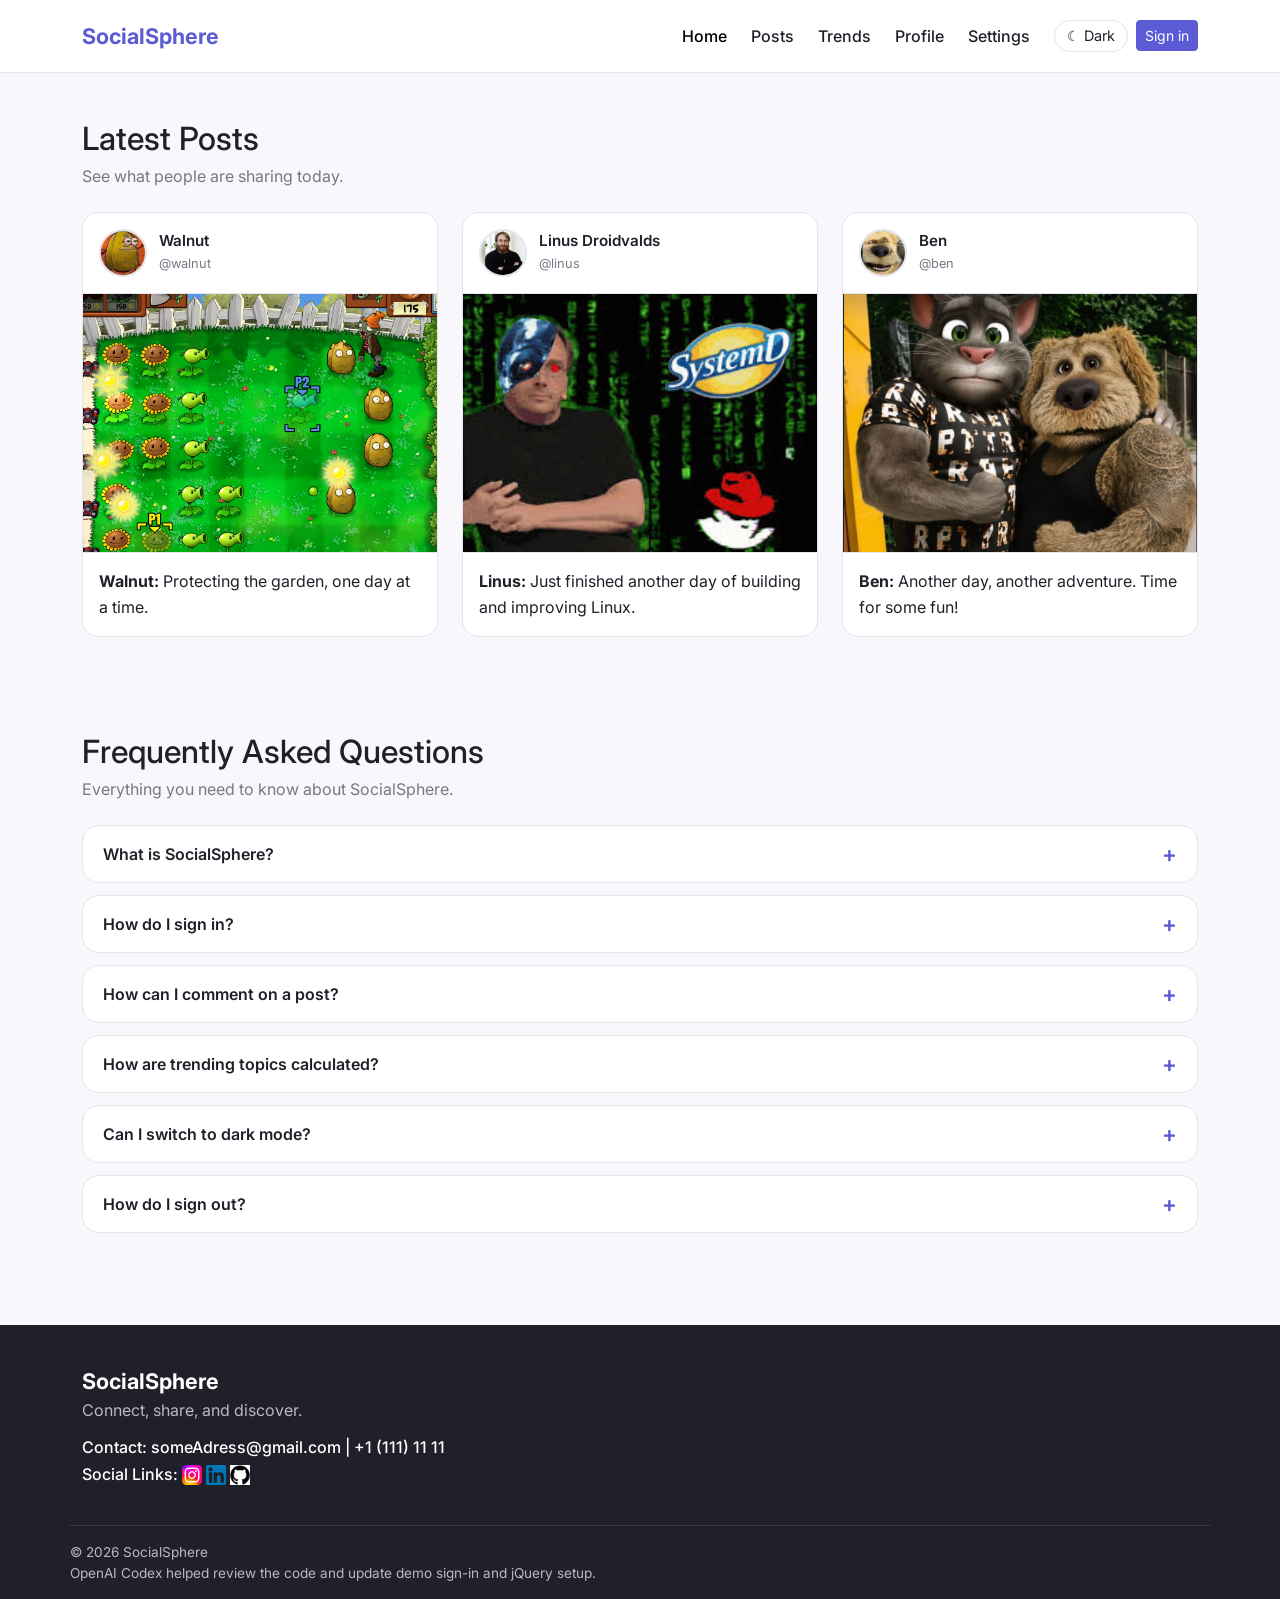
<file: index.html>
<!DOCTYPE html>
<html lang="en">

<head>
    <meta charset="UTF-8">
    <meta name="viewport" content="width=device-width, initial-scale=1.0">
    <title>SocialSphere | Home</title>
    <link href="https://cdn.jsdelivr.net/npm/bootstrap@5.3.3/dist/css/bootstrap.min.css" rel="stylesheet">
    <link rel="stylesheet" href="css/style.css">
    <link href="https://fonts.googleapis.com/css2?family=Inter:wght@400;500;600;700&display=swap" rel="stylesheet">

    <script src="js/theme.js"></script>
</head>

<body>

<header class="site-header">
    <nav class="navbar navbar-expand-lg">
        <div class="container">

            <a class="navbar-brand logo" href="index.html">
                SocialSphere
            </a>

            <button class="navbar-toggler" type="button" data-bs-toggle="collapse" data-bs-target="#navbarMenu">
                <span class="navbar-toggler-icon"></span>
            </button>

            <div class="collapse navbar-collapse" id="navbarMenu">
                <ul class="navbar-nav ms-auto">
                    <li class="nav-item">
                        <a class="nav-link active" href="index.html">Home</a>
                    </li>
                    <li class="nav-item">
                        <a class="nav-link" href="posts.html">Posts</a>
                    </li>
                    <li class="nav-item">
                        <a class="nav-link" href="trends.html">Trends</a>
                    </li>
                    <li class="nav-item">
                        <a class="nav-link" href="profile.html">Profile</a>
                    </li>
                    <li class="nav-item">
                        <a class="nav-link" href="settings.html">Settings</a>
                    </li>
                </ul>
            </div>

        </div>
    </nav>
</header>

<main>

    <section class="posts-section py-5">
        <div class="container">

            <div id="welcomeBanner" class="welcome-banner" hidden></div>

            <div class="section-heading mb-4">
                <h2>Latest Posts</h2>
                <p>See what people are sharing today.</p>
            </div>

            <div class="posts-grid">

                <article class="post-card">

                    <div class="post-author">
                        <img src="images/avatars/walnut.jpg" alt="Walnut avatar">

                        <div>
                            <h3>Walnut</h3>
                            <span>@walnut</span>
                        </div>
                    </div>

                    <img
                        class="post-image"
                        src="images/posts/post1.jpg"
                        alt="Mountain landscape"
                        loading="lazy"
                    >

                    <div class="post-body">

                        

                        <p>
                            <strong>Walnut:</strong>
                            Protecting the garden, one day at a time.
                        </p>

                    </div>

                </article>

                <article class="post-card">

                    <div class="post-author">
                        <img src="images/avatars/linus.jpg" alt="Linus Droidvalds avatar">

                        <div>
                            <h3>Linus Droidvalds</h3>
                            <span>@linus</span>
                        </div>
                    </div>

                    <img
                        class="post-image"
                        src="images/posts/post2.jpg"
                        alt="Friends spending time together"
                        loading="lazy"
                    >

                    <div class="post-body">

                     

                        <p>
                            <strong>Linus:</strong>
                            Just finished another day of building and improving Linux.
                        </p>

                    </div>

                </article>

                <article class="post-card">

                    <div class="post-author">
                        <img src="images/avatars/ben.jpg" alt="Ben avatar">

                        <div>
                            <h3>Ben</h3>
                            <span>@ben</span>
                        </div>
                    </div>

                    <img
                        class="post-image"
                        src="images/posts/post3.jpg"
                        alt="Forest landscape"
                        loading="lazy"
                    >

                    <div class="post-body">

                       

                        <p>
                            <strong>Ben:</strong>
                            Another day, another adventure. Time for some fun!
                        </p>

                    </div>

                </article>

            </div>

        </div>
    </section>

    <section class="py-5">
        <div class="container">

            <div class="section-heading mb-4">
                <h2>Frequently Asked Questions</h2>
                <p>Everything you need to know about SocialSphere.</p>
            </div>

            <div id="faq">
                <div class="faq-item">
                    <button type="button" class="faq-question"><span>What is SocialSphere?</span><span class="faq-icon">+</span></button>
                    <div class="faq-answer">SocialSphere is a social media platform for sharing moments, exploring trends and connecting with friends.</div>
                </div>
                <div class="faq-item">
                    <button type="button" class="faq-question"><span>How do I sign in?</span><span class="faq-icon">+</span></button>
                    <div class="faq-answer">Open the Sign in page and use the displayed demo credentials. Your session is saved in this browser.</div>
                </div>
                <div class="faq-item">
                    <button type="button" class="faq-question"><span>How can I comment on a post?</span><span class="faq-icon">+</span></button>
                    <div class="faq-answer">Sign in, open the Posts page, and press Enter after writing your comment.</div>
                </div>
                <div class="faq-item">
                    <button type="button" class="faq-question"><span>How are trending topics calculated?</span><span class="faq-icon">+</span></button>
                    <div class="faq-answer">The rankings table shows sample post counts and engagement rates for each hashtag.</div>
                </div>
                <div class="faq-item">
                    <button type="button" class="faq-question"><span>Can I switch to dark mode?</span><span class="faq-icon">+</span></button>
                    <div class="faq-answer">Yes. Use the theme button in the navigation bar; your choice is remembered between visits.</div>
                </div>
                <div class="faq-item">
                    <button type="button" class="faq-question"><span>How do I sign out?</span><span class="faq-icon">+</span></button>
                    <div class="faq-answer">Click the Sign out button in the navigation bar and your saved login state will be cleared.</div>
                </div>
            </div>

        </div>
    </section>

</main>

<footer class="site-footer">

    <div class="container footer-content">

      <div>

        <a class="logo footer-logo" href="index.html">
          SocialSphere
        </a>

        <p>
          Connect, share, and discover.
        </p>

        <h6>Contact: someAdress@gmail.com | +1 (111) 11 11</h6>
        <h6>Social Links: 
            <a href="https://www.instagram.com/"><img src="images/footer/image.png"></a>
            <a href="https://ru.linkedin.com/"><img src="images/footer/linkedin-svgrepo-com.svg"></a>
            <a href="https://github.com/anommanager/social-network-frontend"><img src="images/footer/images.png"></a>
        </h6>
        
      </div>



    </div>

    <div class="container copyright">

      <p>
       &copy; 2026 SocialSphere
      </p>
      <p>OpenAI Codex helped review the code and update demo sign-in and jQuery setup.</p>

    </div>

  </footer>

<script src="js/jquery-3.7.1.min.js"></script>
<script src="https://cdn.jsdelivr.net/npm/bootstrap@5.3.3/dist/js/bootstrap.bundle.min.js"></script>

<script src="js/script.js"></script>

</body>
</html>
</file>
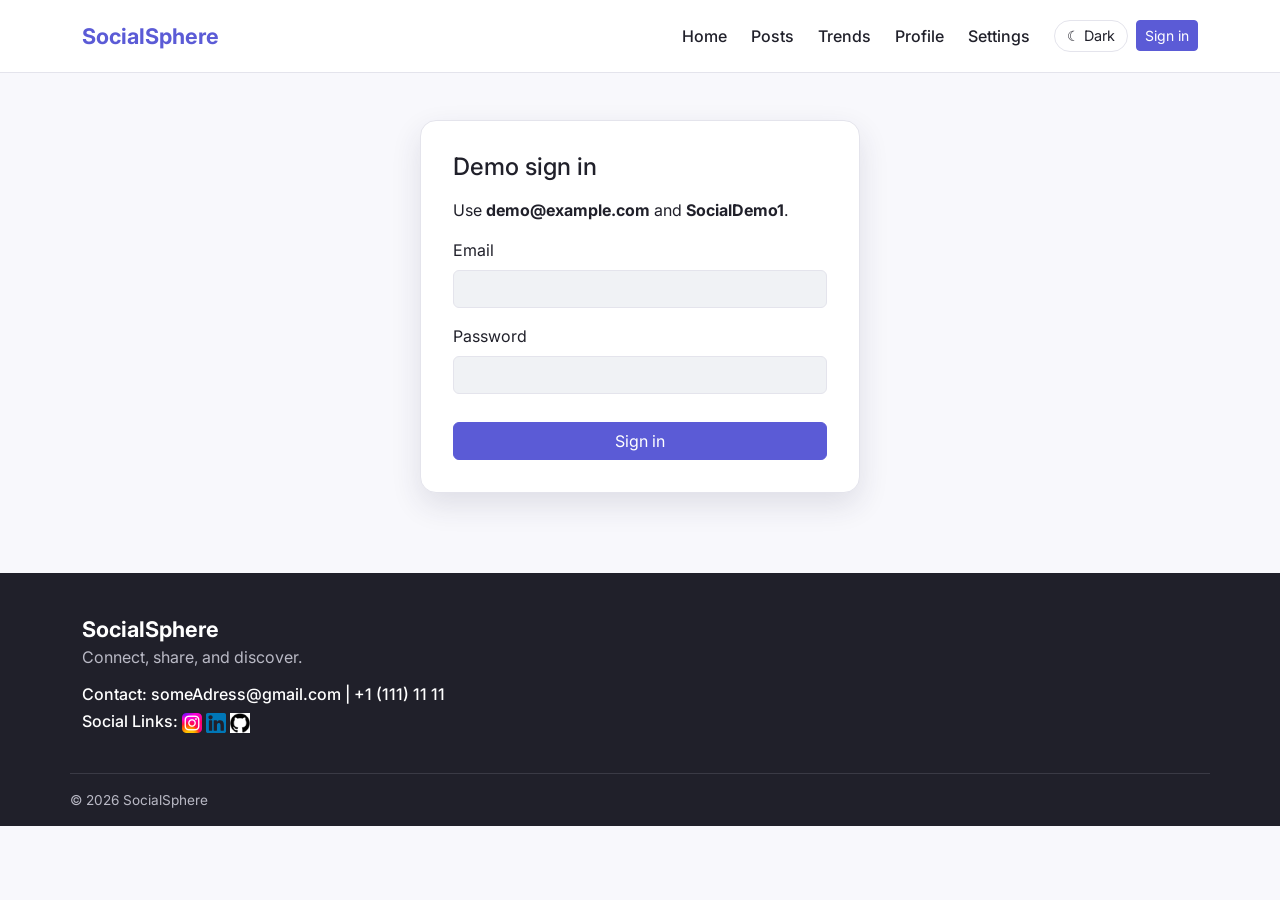
<file: login.html>
<!DOCTYPE html>
<html lang="en">

<head>
    <meta charset="UTF-8">
    <meta name="viewport" content="width=device-width, initial-scale=1.0">
    <title>SocialSphere | Sign in</title>
    <link href="https://cdn.jsdelivr.net/npm/bootstrap@5.3.3/dist/css/bootstrap.min.css" rel="stylesheet">
    <link rel="stylesheet" href="css/style.css">
    <link href="https://fonts.googleapis.com/css2?family=Inter:wght@400;500;600;700&display=swap" rel="stylesheet">

    <script src="js/theme.js"></script>
</head>

<body>

<header class="site-header">
    <nav class="navbar navbar-expand-lg">
        <div class="container">

            <a class="navbar-brand logo" href="index.html">
                SocialSphere
            </a>

            <button class="navbar-toggler" type="button" data-bs-toggle="collapse" data-bs-target="#navbarMenu">
                <span class="navbar-toggler-icon"></span>
            </button>

            <div class="collapse navbar-collapse" id="navbarMenu">
                <ul class="navbar-nav ms-auto">
                    <li class="nav-item">
                        <a class="nav-link" href="index.html">Home</a>
                    </li>
                    <li class="nav-item">
                        <a class="nav-link" href="posts.html">Posts</a>
                    </li>
                    <li class="nav-item">
                        <a class="nav-link" href="trends.html">Trends</a>
                    </li>
                    <li class="nav-item">
                        <a class="nav-link" href="profile.html">Profile</a>
                    </li>
                    <li class="nav-item">
                        <a class="nav-link" href="settings.html">Settings</a>
                    </li>
                </ul>
            </div>

        </div>
    </nav>
</header>

<main>

    <section class="py-5">
        <div class="container">

            <div class="auth-card" id="authCard">

                <div id="authForms">

                    <h1 class="h4 mb-3">Demo sign in</h1>
                    <p>Use <strong>demo@example.com</strong> and <strong>SocialDemo1</strong>.</p>

                    <form id="loginForm" novalidate>
                        <div class="mb-3">
                            <label for="loginEmail" class="form-label">Email</label>
                            <input type="email" id="loginEmail" class="form-control" autocomplete="off">
                            <div class="invalid-feedback" id="loginEmailError"></div>
                        </div>

                        <div class="mb-3">
                            <label for="loginPassword" class="form-label">Password</label>
                            <input type="password" id="loginPassword" class="form-control" autocomplete="off">
                            <div class="invalid-feedback" id="loginPasswordError"></div>
                        </div>

                        <div id="loginMessage"></div>
                        <button type="submit" class="btn btn-primary w-100">Sign in</button>
                    </form>

                </div>

                <div id="signedInPanel" hidden>
                    <h2 class="mb-3">You are signed in</h2>
                    <p>Signed in as <strong id="signedInName"></strong>.</p>
                    <button type="button" class="btn signout-btn">Sign out</button>
                </div>

            </div>

        </div>
    </section>

</main>

<footer class="site-footer">

    <div class="container footer-content">

      <div>

        <a class="logo footer-logo" href="index.html">
          SocialSphere
        </a>

        <p>
          Connect, share, and discover.
        </p>

        <h6>Contact: someAdress@gmail.com | +1 (111) 11 11</h6>
        <h6>Social Links: 
            <a href="https://www.instagram.com/"><img src="images/footer/image.png"></a>
            <a href="https://ru.linkedin.com/"><img src="images/footer/linkedin-svgrepo-com.svg"></a>
            <a href="https://github.com/anommanager/social-network-frontend"><img src="images/footer/images.png"></a>
        </h6>
        
      </div>



    </div>

    <div class="container copyright">

      <p>
       &copy; 2026 SocialSphere
      </p>

    </div>

  </footer>

<script src="js/jquery-3.7.1.min.js"></script>
<script src="https://cdn.jsdelivr.net/npm/bootstrap@5.3.3/dist/js/bootstrap.bundle.min.js"></script>

<script src="js/script.js"></script>

</body>
</html>
</file>
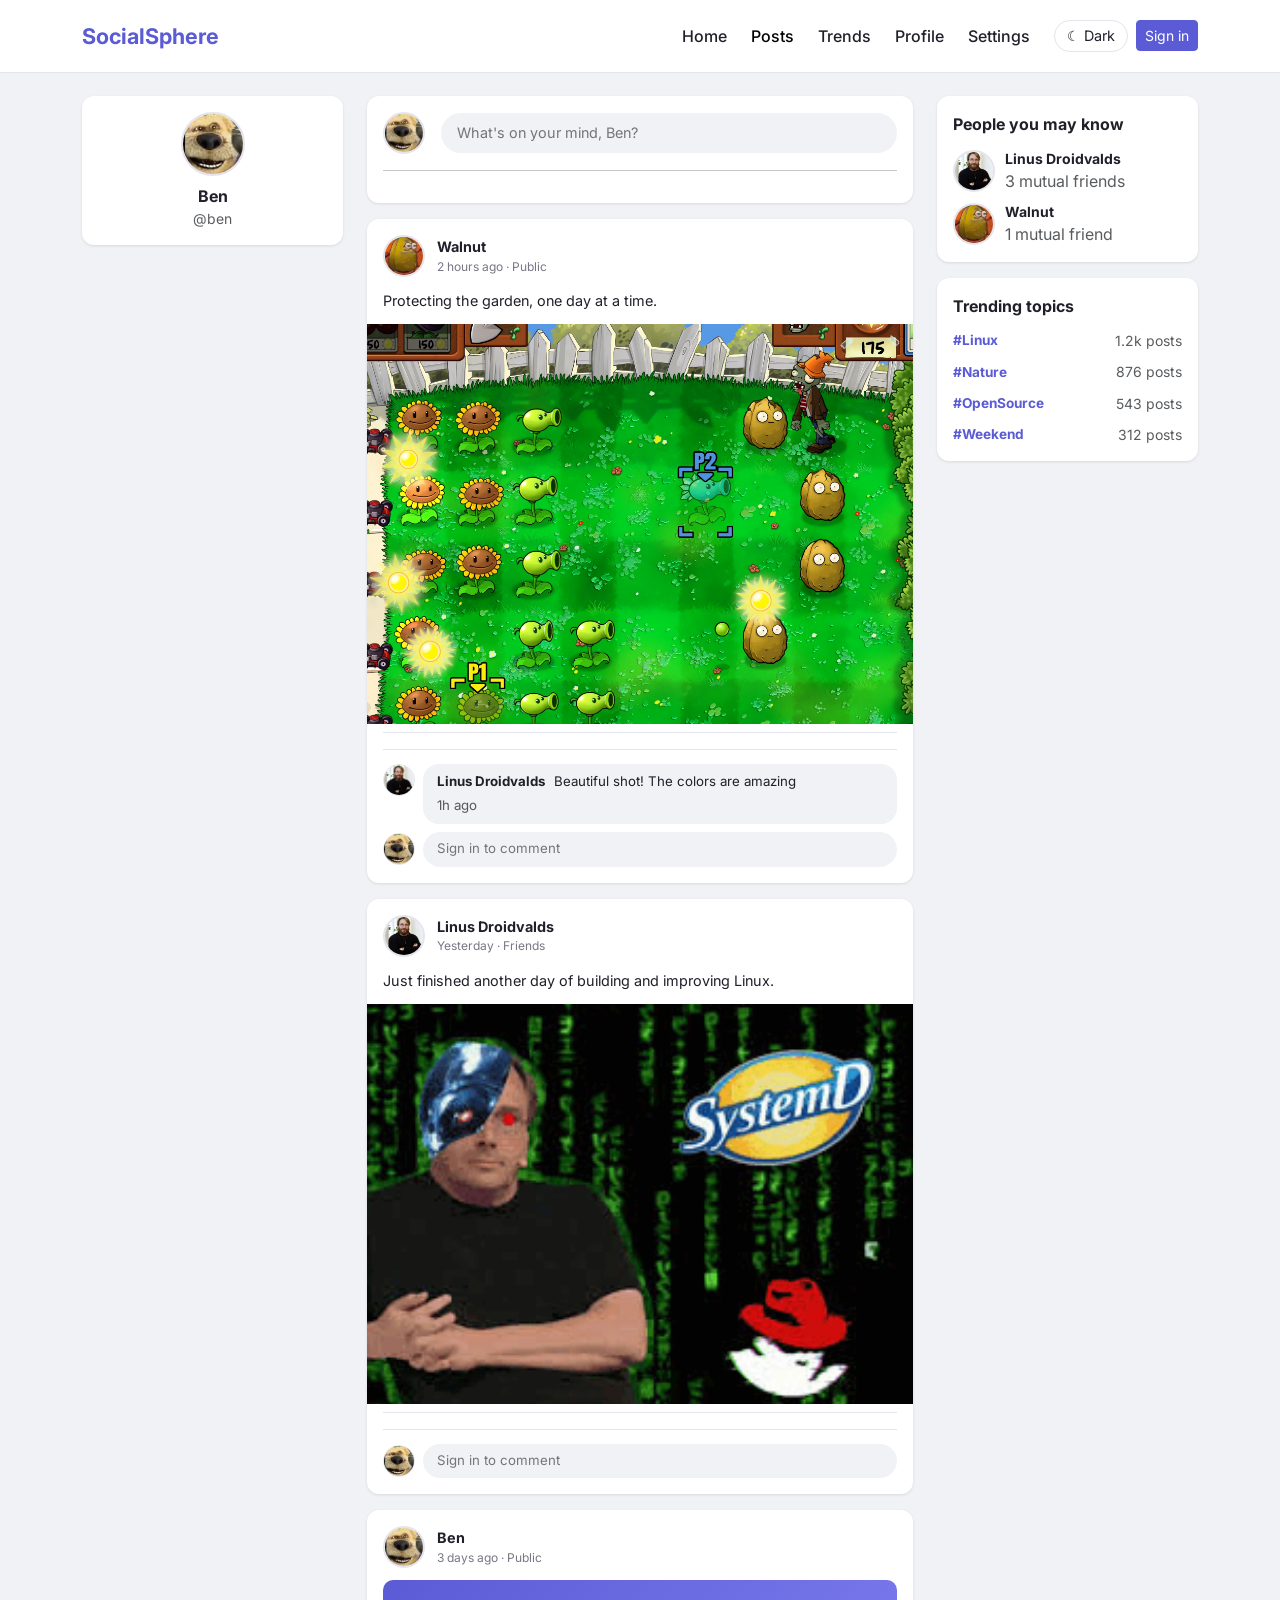
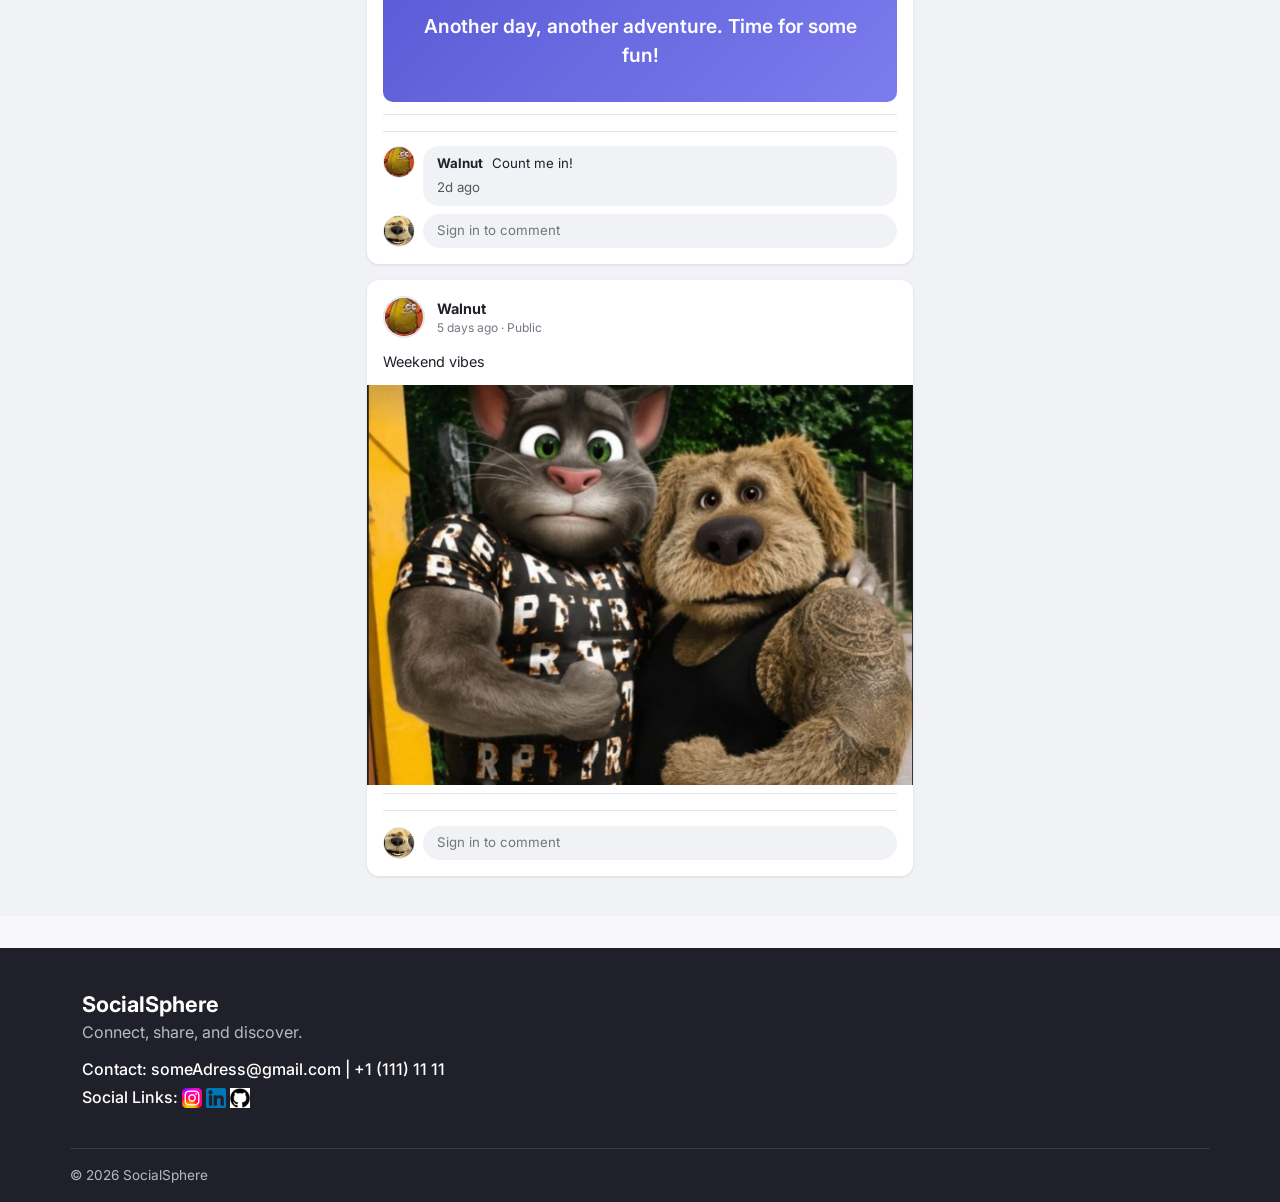
<file: posts.html>
<!DOCTYPE html>
<html lang="en">

<head>
    <meta charset="UTF-8">
    <meta name="viewport" content="width=device-width, initial-scale=1.0">
    <title>SocialSphere | Posts</title>
    <link href="https://cdn.jsdelivr.net/npm/bootstrap@5.3.3/dist/css/bootstrap.min.css" rel="stylesheet">
    <link rel="stylesheet" href="css/style.css">
    <link rel="stylesheet" href="css/posts.css">
    <link href="https://fonts.googleapis.com/css2?family=Inter:wght@400;500;600;700&display=swap" rel="stylesheet">

    <script src="js/theme.js"></script>
</head>

<body>

<header class="site-header">
    <nav class="navbar navbar-expand-lg">
        <div class="container">
            <a class="navbar-brand logo" href="index.html">SocialSphere</a>

            <button class="navbar-toggler" type="button" data-bs-toggle="collapse" data-bs-target="#navbarMenu">
                <span class="navbar-toggler-icon"></span>
            </button>

            <div class="collapse navbar-collapse" id="navbarMenu">
                <ul class="navbar-nav ms-auto">
                <li class="nav-item">
                    <a class="nav-link" href="index.html">Home</a>
                </li>
                <li class="nav-item">
                    <a class="nav-link active" href="posts.html">Posts</a>
                </li>
                <li class="nav-item">
                    <a class="nav-link" href="trends.html">Trends</a>
                </li>
                <li class="nav-item">
                    <a class="nav-link" href="profile.html">Profile</a>
                </li>
                <li class="nav-item">
                    <a class="nav-link" href="settings.html">Settings</a>
                </li>
                </ul>
            </div>
        </div>
    </nav>
</header>

<main class="posts-page">
    <div class="container py-4">
        <div class="row g-4">

            <div class="col-lg-3 d-none d-lg-block">
                <div class="sidebar-card">
                    <div class="user-profile-mini">
                        <img src="images/avatars/ben.jpg" alt="Ben" class="avatar-lg">

                        <div class="mt-2">
                            <div class="fw-bold">Ben</div>
                            <div class="text-muted small">@ben</div>
                        </div>
                    </div>
                </div>
            </div>

            <div class="col-lg-6 col-md-8 mx-auto mx-lg-0">

                <div class="feed-card compose-card mb-3">
                    <div class="d-flex align-items-center gap-3">
                        <img src="images/avatars/ben.jpg" alt="Ben" class="avatar-sm">
                        <input type="text" class="compose-input" placeholder="What's on your mind, Ben?">
                    </div>

                    <hr class="my-3">
                </div>

                <article class="feed-card mb-3">
                    <div class="post-header">
                        <img src="images/avatars/walnut.jpg" alt="Walnut" class="avatar-sm">

                        <div>
                            <div class="post-author-name">Walnut</div>
                            <div class="post-meta">2 hours ago · Public</div>
                        </div>
                    </div>

                    <p class="post-text">Protecting the garden, one day at a time.</p>

                    <img src="images/posts/post1.jpg" alt="Mountain landscape" class="post-img">

                    <div class="post-divider"></div>

                    <div class="post-actions-bar"></div>

                    <div class="post-divider"></div>

                    <div class="comment-section">
                        <div class="comment">
                            <img src="images/avatars/linus.jpg" alt="Linus Droidvalds" class="avatar-xs">

                            <div class="comment-bubble">
                                <span class="comment-author">Linus Droidvalds</span>
                                <span>Beautiful shot! The colors are amazing</span>

                                <div class="comment-actions">
                                    <span class="text-muted">1h ago</span>
                                </div>
                            </div>
                        </div>

                        <div class="d-flex align-items-center gap-2 mt-2">
                            <img src="images/avatars/ben.jpg" alt="Ben" class="avatar-xs">
                            <input type="text" class="comment-input" placeholder="Write a comment...">
                        </div>
                    </div>
                </article>

                <article class="feed-card mb-3">
                    <div class="post-header">
                        <img src="images/avatars/linus.jpg" alt="Linus Droidvalds" class="avatar-sm">

                        <div>
                            <div class="post-author-name">Linus Droidvalds</div>
                            <div class="post-meta">Yesterday · Friends</div>
                        </div>
                    </div>

                    <p class="post-text">Just finished another day of building and improving Linux.</p>

                    <img src="images/posts/post2.jpg" alt="Friends together" class="post-img">

                    <div class="post-divider"></div>

                    <div class="post-actions-bar"></div>

                    <div class="post-divider"></div>

                    <div class="comment-section">
                        <div class="d-flex align-items-center gap-2">
                            <img src="images/avatars/ben.jpg" alt="Ben" class="avatar-xs">
                            <input type="text" class="comment-input" placeholder="Write a comment...">
                        </div>
                    </div>
                </article>

                <article class="feed-card mb-3">
                    <div class="post-header">
                        <img src="images/avatars/ben.jpg" alt="Ben" class="avatar-sm">

                        <div>
                            <div class="post-author-name">Ben</div>
                            <div class="post-meta">3 days ago · Public</div>
                        </div>
                    </div>

                    <div class="text-post-bg">
                        <p class="text-post-content">
                            Another day, another adventure. Time for some fun!
                        </p>
                    </div>

                    <div class="post-divider"></div>

                    <div class="post-actions-bar"></div>

                    <div class="post-divider"></div>

                    <div class="comment-section">
                        <div class="comment">
                            <img src="images/avatars/walnut.jpg" alt="Walnut" class="avatar-xs">

                            <div class="comment-bubble">
                                <span class="comment-author">Walnut</span>
                                <span>Count me in!</span>

                                <div class="comment-actions">
                                    <span class="text-muted">2d ago</span>
                                </div>
                            </div>
                        </div>

                        <div class="d-flex align-items-center gap-2 mt-2">
                            <img src="images/avatars/ben.jpg" alt="Ben" class="avatar-xs">
                            <input type="text" class="comment-input" placeholder="Write a comment...">
                        </div>
                    </div>
                </article>

                <article class="feed-card mb-3">
                    <div class="post-header">
                        <img src="images/avatars/walnut.jpg" alt="Walnut" class="avatar-sm">

                        <div>
                            <div class="post-author-name">Walnut</div>
                            <div class="post-meta">5 days ago · Public</div>
                        </div>
                    </div>

                    <p class="post-text">Weekend vibes</p>

                    <img src="images/posts/post3.jpg" alt="Forest" class="post-img">

                    <div class="post-divider"></div>

                    <div class="post-actions-bar"></div>

                    <div class="post-divider"></div>

                    <div class="comment-section">
                        <div class="d-flex align-items-center gap-2">
                            <img src="images/avatars/ben.jpg" alt="Ben" class="avatar-xs">
                            <input type="text" class="comment-input" placeholder="Write a comment...">
                        </div>
                    </div>
                </article>

            </div>

            <div class="col-lg-3 d-none d-lg-block">

                <div class="sidebar-card mb-3">
                    <div class="sidebar-title">People you may know</div>

                    <div class="friend-suggestion">
                        <img src="images/avatars/linus.jpg" alt="Linus Droidvalds" class="avatar-sm">

                        <div>
                            <div class="fw-bold small">Linus Droidvalds</div>
                            <div class="text-muted mutual-friends">3 mutual friends</div>
                        </div>
                    </div>

                    <div class="friend-suggestion mt-2">
                        <img src="images/avatars/walnut.jpg" alt="Walnut" class="avatar-sm">

                        <div>
                            <div class="fw-bold small">Walnut</div>
                            <div class="text-muted mutual-friends">1 mutual friend</div>
                        </div>
                    </div>
                </div>

                <div class="sidebar-card">
                    <div class="sidebar-title">Trending topics</div>

                    <ul class="trending-list">
                        <li>
                            <span class="trend-tag">#Linux</span>
                            <span class="text-muted small">1.2k posts</span>
                        </li>
                        <li>
                            <span class="trend-tag">#Nature</span>
                            <span class="text-muted small">876 posts</span>
                        </li>
                        <li>
                            <span class="trend-tag">#OpenSource</span>
                            <span class="text-muted small">543 posts</span>
                        </li>
                        <li>
                            <span class="trend-tag">#Weekend</span>
                            <span class="text-muted small">312 posts</span>
                        </li>
                    </ul>
                </div>

            </div>

        </div>
    </div>
</main>

<footer class="site-footer">

    <div class="container footer-content">

      <div>

        <a class="logo footer-logo" href="index.html">
          SocialSphere
        </a>

        <p>
          Connect, share, and discover.
        </p>

        <h6>Contact: someAdress@gmail.com | +1 (111) 11 11</h6>
        <h6>Social Links: 
            <a href="https://www.instagram.com/"><img src="images/footer/image.png"></a>
            <a href="https://ru.linkedin.com/"><img src="images/footer/linkedin-svgrepo-com.svg"></a>
            <a href="https://github.com/anommanager/social-network-frontend"><img src="images/footer/images.png"></a>
        </h6>
        
      </div>



    </div>

    <div class="container copyright">

      <p>
       &copy; 2026 SocialSphere
      </p>

    </div>

  </footer>

<script src="js/jquery-3.7.1.min.js"></script>
<script src="https://cdn.jsdelivr.net/npm/bootstrap@5.3.3/dist/js/bootstrap.bundle.min.js"></script>

<script src="js/script.js"></script>

</body>
</html>
</file>
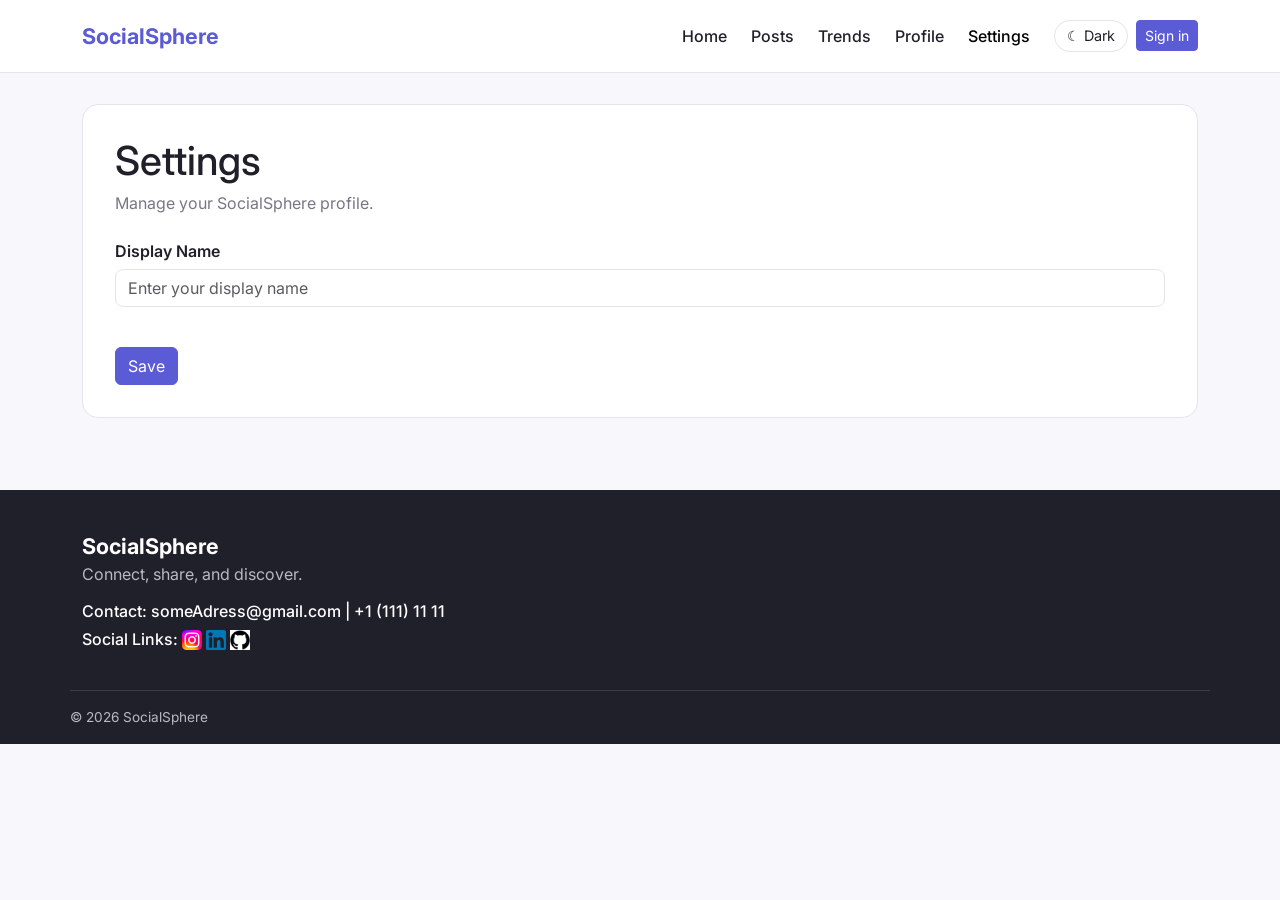
<file: settings.html>
<!DOCTYPE html>
<html lang="en">
<head>
    <meta charset="UTF-8">
    <meta name="viewport" content="width=device-width, initial-scale=1.0">
    <title>SocialSphere | Settings</title>

    <link href="https://cdn.jsdelivr.net/npm/bootstrap@5.3.3/dist/css/bootstrap.min.css" rel="stylesheet">
    <link rel="stylesheet" href="css/style.css">
    <link rel="stylesheet" href="css/settings.css">
    <link href="https://fonts.googleapis.com/css2?family=Inter:wght@400;500;600;700&display=swap" rel="stylesheet">
    <script src="js/theme.js"></script>
</head>

<body>

<header class="site-header">
   <nav class="navbar navbar-expand-lg">
    <div class="container">
        <a class="navbar-brand logo" href="index.html">SocialSphere</a>

        <button class="navbar-toggler" type="button" data-bs-toggle="collapse" data-bs-target="#navbarMenu">
            <span class="navbar-toggler-icon"></span>
        </button>

        <div class="collapse navbar-collapse" id="navbarMenu">
            <ul class="navbar-nav ms-auto">
                <li class="nav-item">
                    <a class="nav-link" href="index.html">Home</a>
                </li>

                <li class="nav-item">
                    <a class="nav-link" href="posts.html">Posts</a>
                </li>

                <li class="nav-item">
                    <a class="nav-link" href="trends.html">Trends</a>
                </li>

                <li class="nav-item">
                    <a class="nav-link" href="profile.html">Profile</a>
                </li>

                <li class="nav-item">
                    <a class="nav-link active" href="settings.html">Settings</a>
                </li>
            </ul>
        </div>
    </div>
</nav>
</header>

<main>
    <section class="settings-section">
        <div class="container">

            <div class="settings-card">
                <h1>Settings</h1>
                <p class="settings-subtitle">
                    Manage your SocialSphere profile.
                </p>


                <form id="settingsForm" novalidate>
                    <label for="name" class="form-label">Display Name</label>
                    <input type="text" class="form-control" id="name"
                           placeholder="Enter your display name">
                    <div class="invalid-feedback" id="nameError"></div>

                    <div id="formMessage" class="mt-3"></div>

                    <button type="submit" class="btn btn-primary mt-4">
                        Save
                    </button>
                </form>

            </div>

        </div>
    </section>
</main>

<footer class="site-footer">

    <div class="container footer-content">

      <div>

        <a class="logo footer-logo" href="index.html">
          SocialSphere
        </a>

        <p>
          Connect, share, and discover.
        </p>

        <h6>Contact: someAdress@gmail.com | +1 (111) 11 11</h6>
        <h6>Social Links:
            <a href="https://www.instagram.com/"><img src="images/footer/image.png"></a>
            <a href="https://ru.linkedin.com/"><img src="images/footer/linkedin-svgrepo-com.svg"></a>
            <a href="https://github.com/anommanager/social-network-frontend"><img src="images/footer/images.png"></a>
        </h6>

      </div>



    </div>

    <div class="container copyright">

      <p>
       &copy; 2026 SocialSphere
      </p>

    </div>

  </footer>


<script src="js/jquery-3.7.1.min.js"></script>
<script src="https://cdn.jsdelivr.net/npm/bootstrap@5.3.3/dist/js/bootstrap.bundle.min.js"></script>
<script src="js/script.js"></script>

</body>
</html>
</file>
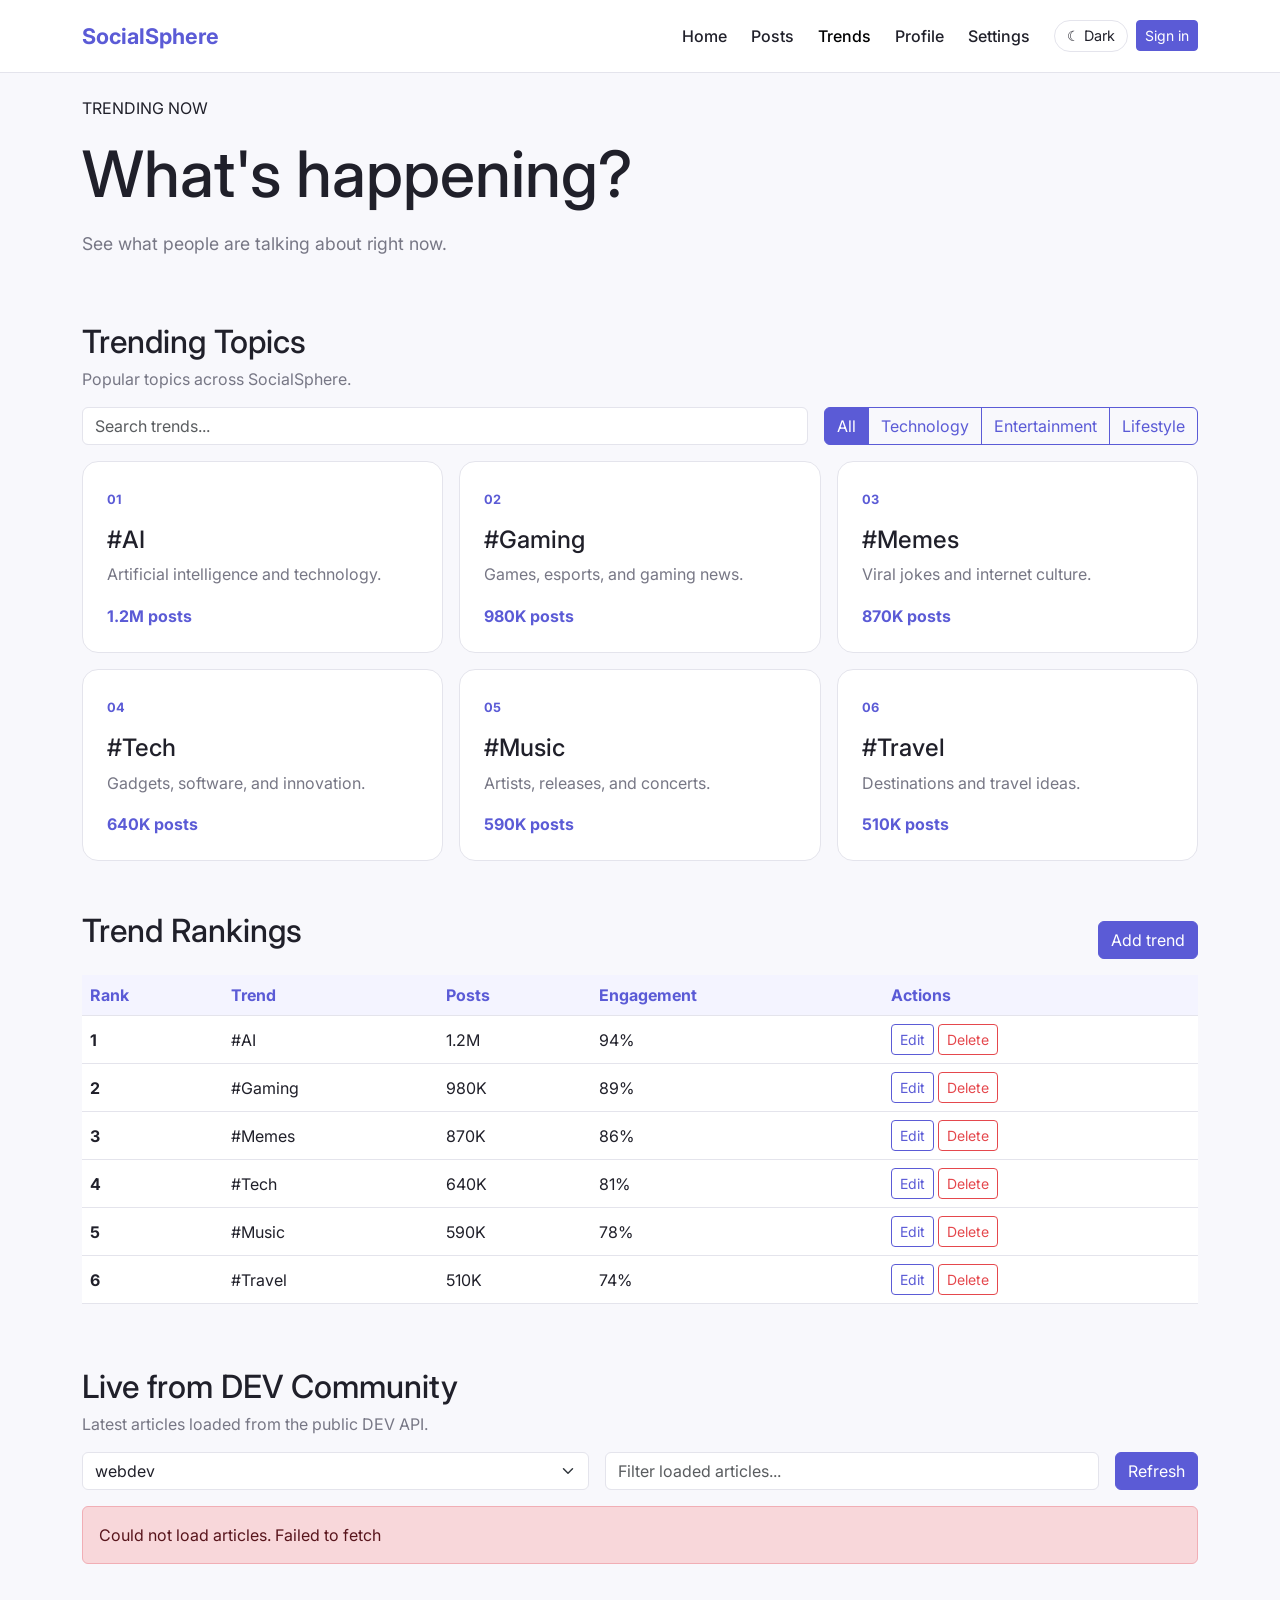
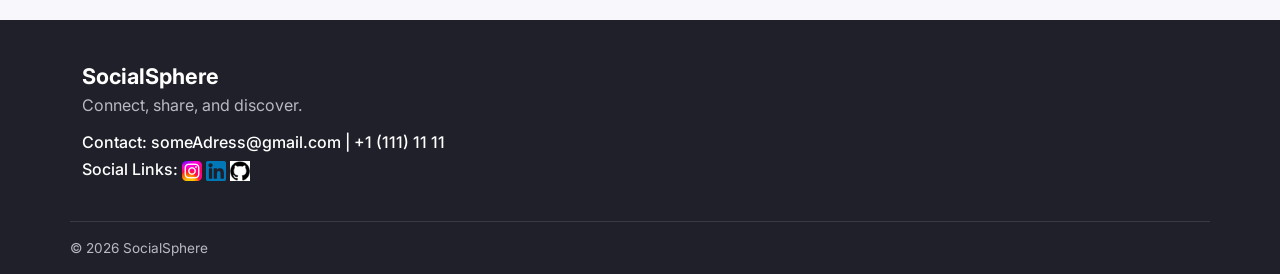
<file: trends.html>
<!DOCTYPE html>
<html lang="en">

<head>
    <meta charset="UTF-8">
    <meta name="viewport" content="width=device-width, initial-scale=1.0">
    <title>SocialSphere | Trends</title>
    <link href="https://cdn.jsdelivr.net/npm/bootstrap@5.3.3/dist/css/bootstrap.min.css" rel="stylesheet">
    <link rel="stylesheet" href="css/style.css">
    <link href="https://fonts.googleapis.com/css2?family=Inter:wght@400;500;600;700&display=swap" rel="stylesheet">

    <script src="js/theme.js"></script>
</head>

<body>

<header class="site-header">
    <nav class="navbar navbar-expand-lg">
        <div class="container">
            <a class="navbar-brand logo" href="index.html">SocialSphere</a>

            <button class="navbar-toggler" type="button" data-bs-toggle="collapse" data-bs-target="#navbarMenu">
                <span class="navbar-toggler-icon"></span>
            </button>

            <div class="collapse navbar-collapse" id="navbarMenu">
                <ul class="navbar-nav ms-auto">
                    <li class="nav-item">
                        <a class="nav-link" href="index.html">Home</a>
                    </li>
                    <li class="nav-item">
                        <a class="nav-link" href="posts.html">Posts</a>
                    </li>
                    <li class="nav-item">
                        <a class="nav-link active" href="trends.html">Trends</a>
                    </li>
                    <li class="nav-item">
                        <a class="nav-link" href="profile.html">Profile</a>
                    </li>
                    <li class="nav-item">
                        <a class="nav-link" href="settings.html">Settings</a>
                    </li>
                </ul>
            </div>
        </div>
    </nav>
</header>

<main>

    <section class="trends-hero py-4">
        <div class="container">
            <div class="trends-intro">
                <span class="hero-badge">TRENDING NOW</span>
                <h1 class="mt-3">What's happening?</h1>
                <p>See what people are talking about right now.</p>
            </div>
        </div>
    </section>

    <section class="py-4">
        <div class="container">

            <div class="section-heading mb-3">
                <h2>Trending Topics</h2>
                <p>Popular topics across SocialSphere.</p>
            </div>

            <div class="d-flex flex-column flex-md-row gap-3 mb-3">
                <input type="search" id="trendSearch" class="form-control" placeholder="Search trends...">

                <div class="btn-group" id="categoryFilters">
                    <button type="button" class="btn btn-outline-primary active" data-category="all">All</button>
                    <button type="button" class="btn btn-outline-primary" data-category="Technology">Technology</button>
                    <button type="button" class="btn btn-outline-primary" data-category="Entertainment">Entertainment</button>
                    <button type="button" class="btn btn-outline-primary" data-category="Lifestyle">Lifestyle</button>
                </div>
            </div>

            <div class="row g-3">

                <div class="col-md-6 col-lg-4 trend-item" data-category="Technology">
                    <article class="trend-card">
                        <span class="trend-number">01</span>
                        <h3>#AI</h3>
                        <p>Artificial intelligence and technology.</p>
                        <strong>1.2M posts</strong>
                    </article>
                </div>

                <div class="col-md-6 col-lg-4 trend-item" data-category="Entertainment">
                    <article class="trend-card">
                        <span class="trend-number">02</span>
                        <h3>#Gaming</h3>
                        <p>Games, esports, and gaming news.</p>
                        <strong>980K posts</strong>
                    </article>
                </div>

                <div class="col-md-6 col-lg-4 trend-item" data-category="Entertainment">
                    <article class="trend-card">
                        <span class="trend-number">03</span>
                        <h3>#Memes</h3>
                        <p>Viral jokes and internet culture.</p>
                        <strong>870K posts</strong>
                    </article>
                </div>

                <div class="col-md-6 col-lg-4 trend-item" data-category="Technology">
                    <article class="trend-card">
                        <span class="trend-number">04</span>
                        <h3>#Tech</h3>
                        <p>Gadgets, software, and innovation.</p>
                        <strong>640K posts</strong>
                    </article>
                </div>

                <div class="col-md-6 col-lg-4 trend-item" data-category="Entertainment">
                    <article class="trend-card">
                        <span class="trend-number">05</span>
                        <h3>#Music</h3>
                        <p>Artists, releases, and concerts.</p>
                        <strong>590K posts</strong>
                    </article>
                </div>

                <div class="col-md-6 col-lg-4 trend-item" data-category="Lifestyle">
                    <article class="trend-card">
                        <span class="trend-number">06</span>
                        <h3>#Travel</h3>
                        <p>Destinations and travel ideas.</p>
                        <strong>510K posts</strong>
                    </article>
                </div>

            </div>
        </div>
    </section>

    <section class="py-4">
        <div class="container">

            <div class="d-flex justify-content-between align-items-center mb-3">
                <div class="section-heading">
                    <h2>Trend Rankings</h2>
                </div>
                <button type="button" class="btn btn-primary" id="addTrendBtn">Add trend</button>
            </div>

            <div class="table-responsive">
                <table class="table table-hover align-middle">
                    <thead>
                        <tr>
                            <th>Rank</th>
                            <th>Trend</th>
                            <th>Posts</th>
                            <th>Engagement</th>
                            <th>Actions</th>
                        </tr>
                    </thead>

                    <tbody id="trendsTableBody"></tbody>
                </table>
            </div>

        </div>
    </section>

    <section class="py-4">
        <div class="container">

            <div class="section-heading mb-3">
                <h2>Live from DEV Community</h2>
                <p>Latest articles loaded from the public DEV API.</p>
            </div>

            <div class="d-flex flex-column flex-md-row gap-3 mb-3">
                <select id="apiTag" class="form-select">
                    <option value="webdev">webdev</option>
                    <option value="javascript">javascript</option>
                    <option value="ai">ai</option>
                    <option value="career">career</option>
                    <option value="opensource">opensource</option>
                </select>
                <input type="search" id="apiSearch" class="form-control" placeholder="Filter loaded articles...">
                <button type="button" class="btn btn-primary mt-0" id="apiRefresh">Refresh</button>
            </div>

            <div id="apiStatus" role="status"></div>
            <div class="row g-3" id="apiResults"></div>

        </div>
    </section>

<div class="modal fade" id="trendModal" tabindex="-1" aria-hidden="true">
    <div class="modal-dialog">
        <form class="modal-content" id="trendForm">
            <div class="modal-header">
                <h5 class="modal-title" id="trendModalTitle">Add trend</h5>
                <button type="button" class="btn-close" data-bs-dismiss="modal" aria-label="Close"></button>
            </div>

            <div class="modal-body">
                <div class="mb-3">
                    <label for="trendName" class="form-label">Trend</label>
                    <input type="text" class="form-control" id="trendName" placeholder="#Trend" required>
                </div>
                <div class="mb-3">
                    <label for="trendPosts" class="form-label">Posts</label>
                    <input type="text" class="form-control" id="trendPosts" placeholder="1.2M" required>
                </div>
                <div>
                    <label for="trendEngagement" class="form-label">Engagement (%)</label>
                    <input type="number" class="form-control" id="trendEngagement" min="0" max="100" required>
                </div>
            </div>

            <div class="modal-footer">
                <button type="button" class="btn btn-secondary" data-bs-dismiss="modal">Cancel</button>
                <button type="submit" class="btn btn-primary">Save</button>
            </div>
        </form>
    </div>
</div>

</main>

<footer class="site-footer">

    <div class="container footer-content">

      <div>

        <a class="logo footer-logo" href="index.html">
          SocialSphere
        </a>

        <p>
          Connect, share, and discover.
        </p>

        <h6>Contact: someAdress@gmail.com | +1 (111) 11 11</h6>
        <h6>Social Links: 
            <a href="https://www.instagram.com/"><img src="images/footer/image.png"></a>
            <a href="https://ru.linkedin.com/"><img src="images/footer/linkedin-svgrepo-com.svg"></a>
            <a href="https://github.com/anommanager/social-network-frontend"><img src="images/footer/images.png"></a>
        </h6>
        
      </div>



    </div>

    <div class="container copyright">

      <p>
       &copy; 2026 SocialSphere
      </p>

    </div>

  </footer>

<script src="js/jquery-3.7.1.min.js"></script>
<script src="https://cdn.jsdelivr.net/npm/bootstrap@5.3.3/dist/js/bootstrap.bundle.min.js"></script>
<script src="js/script.js"></script>

</body>
</html>
</file>
<file: css/style.css>
:root {
    --primary-color: #5b5bd6;
    --secondary-color: #f4f4ff;
    --text-color: #20202a;
    --muted-color: #777785;
    --border-color: #e4e4ec;
    --card-radius: 16px;
    --page-bg: #f8f8fc;
    --surface: #ffffff;
    --surface-2: #f0f2f5;
    --surface-3: #e4e6eb;
    --accent-soft: #ddddfb;
}

[data-bs-theme="dark"] {
    --primary-color: #8b8bf5;
    --secondary-color: #1a1a1a;
    --text-color: #ececec;
    --muted-color: #a0a0a0;
    --border-color: #2e2e2e;
    --page-bg: #000000;
    --surface: #0f0f0f;
    --surface-2: #1a1a1a;
    --surface-3: #262626;
    --accent-soft: #2a2a2a;
}

[data-bs-theme="dark"] .site-footer {
    background: #000000;
    border-top: 1px solid var(--border-color);
}

[data-bs-theme="dark"] .post-card:hover,
[data-bs-theme="dark"] .trend-card:hover,
[data-bs-theme="dark"] .auth-card {
    box-shadow: 0 12px 30px rgba(0, 0, 0, 0.6);
}

* {
    box-sizing: border-box;
}

body {
    margin: 0;
    font-family: "Inter", sans-serif;
    color: var(--text-color);
    background: var(--page-bg);
}

.site-header {
    position: fixed;
    top: 0;
    left: 0;
    width: 100%;
    z-index: 1000;
    background: var(--surface);
    border-bottom: 1px solid var(--border-color);
}

.navbar {
    min-height: 72px;
}

.logo {
    color: var(--primary-color);
    font-size: 1.35rem;
    font-weight: 700;
    text-decoration: none;
}

.nav-link {
    color: var(--text-color);
    font-weight: 500;
    margin-left: 0.5rem;
}

.nav-link:hover,
.nav-link:focus,
.nav-link.active {
    color: var(--primary-color);
}

main {
    padding-top: 72px;
}

.btn-primary {
    background: var(--primary-color);
    border-color: var(--primary-color);
    margin-top: 0.75rem;
}

.btn-primary:hover,
.btn-primary:focus {
    background: #4646b8;
    border-color: #4646b8;
}

.section-heading h2 {
    margin-bottom: 0.35rem;
}

.section-heading p,
.section-description {
    color: var(--muted-color);
}

.posts-grid {
    display: grid;
    grid-template-columns: repeat(3, 1fr);
    gap: 1.5rem;
}

.post-card {
    background: var(--surface);
    border: 1px solid var(--border-color);
    border-radius: var(--card-radius);
    overflow: hidden;
    transition:
        transform 0.2s ease,
        box-shadow 0.2s ease;
}

.post-card:hover {
    transform: translateY(-4px);
    box-shadow:
        0 12px 30px rgba(40, 40, 70, 0.1);
}

.post-author {
    display: flex;
    align-items: center;
    gap: 0.75rem;
    padding: 1rem;
}

.post-author img {
    width: 48px;
    height: 48px;
    flex-shrink: 0;
    border-radius: 50%;
    border: 2px solid var(--border-color);
    object-fit: cover;
}

.post-author h3 {
    margin: 0;
    font-size: 0.95rem;
    font-weight: 600;
}

.post-author span {
    color: var(--muted-color);
    font-size: 0.8rem;
}

.post-image {
    display: block;
    width: 100%;
    height: 260px;
    object-fit: cover;
    border-top: 1px solid var(--border-color);
    border-bottom: 1px solid var(--border-color);
}

.post-body {
    padding: 1rem;
}

.post-actions {
    display: flex;
    justify-content: space-between;
    margin-bottom: 0.8rem;
    color: var(--muted-color);
    font-size: 0.85rem;
}

.post-body p {
    margin: 0;
    line-height: 1.6;
}

.site-footer {
    margin-top: 2rem;
    padding-top: 2.5rem;
    background: #20202a;
    color: #ffffff;
}

.site-footer img {
    max-width: 20px; 
    height: auto
}

.footer-content {
    display: flex;
    justify-content: space-between;
    gap: 2rem;
}

.footer-logo {
    color: #ffffff;
}

.footer-content p {
    color: #b9b9c5;
}

.footer-links {
    display: flex;
    gap: 1.25rem;
}

.footer-links a {
    color: #ffffff;
    text-decoration: none;
}

.footer-links a:hover,
.footer-links a:focus {
    color: #b8b8ff;
}

.copyright {
    margin-top: 2rem;
    padding: 1rem 0;
    border-top: 1px solid #3a3a45;
}

.copyright p {
    margin: 0;
    color: #b9b9c5;
    font-size: 0.85rem;
}

@media (max-width: 991px) {
    .posts-grid {
        grid-template-columns: repeat(2, 1fr);
    }

    .post-card:nth-child(3) {
        grid-column: 1 / -1;
        max-width: 500px;
        width: 100%;
        margin: 0 auto;
    }
}

@media (max-width: 767px) {
    .posts-grid {
        grid-template-columns: 1fr;
    }

    .post-card:nth-child(3) {
        grid-column: auto;
        max-width: none;
    }

    .post-image {
        height: 220px;
    }

    .footer-content {
        flex-direction: column;
    }

    .footer-links {
        flex-wrap: wrap;
    }
}

.trends-intro {
    max-width: 700px;
}

.trends-intro h1 {
    font-size: clamp(2.5rem, 6vw, 4rem);
    margin-bottom: 1rem;
}

.trends-intro p {
    max-width: 600px;
    color: var(--muted-color);
    font-size: 1.1rem;
    line-height: 1.7;
}

.trend-card {
    height: 100%;
    padding: 1.5rem;
    background: var(--surface);
    border: 1px solid var(--border-color);
    border-radius: var(--card-radius);
    transition:
        transform 0.2s ease,
        box-shadow 0.2s ease;
}

.trend-card:hover {
    transform: translateY(-4px);
    box-shadow:
        0 12px 30px rgba(40, 40, 70, 0.1);
}

.trend-number {
    color: var(--primary-color);
    font-size: 0.8rem;
    font-weight: 700;
}

.trend-card h3 {
    margin-top: 1rem;
    margin-bottom: 0.5rem;
    font-size: 1.5rem;
}

.trend-card p {
    color: var(--muted-color);
    line-height: 1.6;
}

.trend-card strong {
    color: var(--primary-color);
}

.category-grid {
    display: grid;
    grid-template-columns: repeat(4, 1fr);
    gap: 1.5rem;
}

.category-item {
    padding: 1.5rem;
    background: var(--surface);
    border: 1px solid var(--border-color);
    border-radius: var(--card-radius);
}

.category-item:nth-child(even) {
    background: var(--secondary-color);
}

.category-item h3 {
    margin-bottom: 0.5rem;
    font-size: 1.1rem;
}

.category-item p {
    margin: 0;
    color: var(--muted-color);
    line-height: 1.5;
}

@media (max-width: 991px) {
    .category-grid {
        grid-template-columns: repeat(2, 1fr);
    }
}

@media (max-width: 767px) {

    .trends-intro {
        margin: 0 auto;
    }

    .category-grid {
        grid-template-columns: 1fr;
    }
}

.nav-tools {
    display: flex;
    align-items: center;
    gap: 0.5rem;
    margin-left: 1rem;
}

.nav-user {
    color: var(--muted-color);
    font-size: 0.9rem;
    font-weight: 500;
}

.theme-toggle {
    border: 1px solid var(--border-color);
    background: var(--surface);
    color: var(--text-color);
    border-radius: 999px;
    padding: 0.25rem 0.75rem;
    font-size: 0.9rem;
    cursor: pointer;
}

.theme-toggle:hover {
    border-color: var(--primary-color);
}

.faq-item {
    background: var(--surface);
    border: 1px solid var(--border-color);
    border-radius: var(--card-radius);
    margin-bottom: 0.75rem;
    overflow: hidden;
}

.faq-question {
    display: flex;
    justify-content: space-between;
    align-items: center;
    width: 100%;
    padding: 1rem 1.25rem;
    border: 0;
    background: transparent;
    color: var(--text-color);
    font-weight: 600;
    text-align: left;
    cursor: pointer;
}

.faq-icon {
    color: var(--primary-color);
    font-size: 1.4rem;
    line-height: 1;
}

.faq-answer {
    display: none;
    padding: 0 1.25rem 1rem;
    color: var(--muted-color);
    line-height: 1.6;
}

.auth-card {
    max-width: 440px;
    margin: 0 auto;
    padding: 2rem;
    background: var(--surface);
    border: 1px solid var(--border-color);
    border-radius: var(--card-radius);
}

.welcome-banner {
    padding: 0.75rem 1rem;
    margin-bottom: 1.5rem;
    background: var(--secondary-color);
    border: 1px solid var(--border-color);
    border-radius: var(--card-radius);
}

.api-card {
    height: 100%;
    padding: 1.25rem;
    background: var(--surface);
    border: 1px solid var(--border-color);
    border-radius: var(--card-radius);
}

.api-card h3 {
    font-size: 1.05rem;
}

.api-card a {
    color: var(--text-color);
    text-decoration: none;
}

.api-card a:hover {
    color: var(--primary-color);
}

.api-tag {
    display: inline-block;
    margin: 0 0.35rem 0.35rem 0;
    padding: 0.1rem 0.5rem;
    background: var(--accent-soft);
    color: var(--primary-color);
    border-radius: 999px;
    font-size: 0.75rem;
}


.auth-card {
    box-shadow: 0 12px 30px rgba(40, 40, 70, 0.12);
}

.auth-card .form-control {
    background: var(--surface-2);
    color: var(--text-color);
    border-color: var(--border-color);
}

.auth-card .form-control:focus {
    border-color: var(--primary-color);
    box-shadow: 0 0 0 0.2rem rgba(91, 91, 214, 0.2);
}

.signout-btn {
    border: 1px solid var(--primary-color);
    background: transparent;
    color: var(--primary-color);
    font-weight: 600;
    margin-top: 0;
}

.signout-btn:hover,
.signout-btn:focus {
    background: var(--primary-color);
    color: #ffffff;
}

.btn-outline-primary {
    --bs-btn-color: var(--primary-color);
    --bs-btn-border-color: var(--primary-color);
    --bs-btn-hover-bg: var(--primary-color);
    --bs-btn-hover-border-color: var(--primary-color);
    --bs-btn-hover-color: #ffffff;
    --bs-btn-active-bg: var(--primary-color);
    --bs-btn-active-border-color: var(--primary-color);
    --bs-btn-active-color: #ffffff;
}

.btn-outline-danger {
    --bs-btn-color: #e5484d;
    --bs-btn-border-color: #e5484d;
    --bs-btn-hover-bg: #e5484d;
    --bs-btn-hover-border-color: #e5484d;
}

.form-control,
.form-select {
    background-color: var(--surface);
    color: var(--text-color);
    border-color: var(--border-color);
}

.form-control:focus,
.form-select:focus {
    border-color: var(--primary-color);
    box-shadow: 0 0 0 0.2rem rgba(91, 91, 214, 0.2);
}

.table {
    --bs-table-bg: var(--surface);
    --bs-table-color: var(--text-color);
    --bs-table-border-color: var(--border-color);
    --bs-table-hover-bg: var(--secondary-color);
    --bs-table-hover-color: var(--text-color);
}

.table thead th {
    background: var(--secondary-color);
    color: var(--primary-color);
}

.modal-content {
    background: var(--surface);
    color: var(--text-color);
}

.alert-info {
    background: var(--secondary-color);
    border-color: var(--border-color);
    color: var(--text-color);
}
</file>
<file: css/posts.css>
.posts-page {
    padding-top: 72px;
    background: var(--surface-2);
    min-height: 100vh;
}

.feed-card {
    background: var(--surface);
    border-radius: 12px;
    box-shadow: 0 1px 3px rgba(0,0,0,0.1);
    padding: 1rem;
}

.sidebar-card {
    background: var(--surface);
    border-radius: 12px;
    box-shadow: 0 1px 3px rgba(0,0,0,0.1);
    padding: 1rem;
}

.sidebar-title {
    font-weight: 700;
    font-size: 1rem;
    margin-bottom: 0.75rem;
    color: var(--text-color);
}

.sidebar-menu {
    list-style: none;
    padding: 0;
    margin: 0;
}

.sidebar-menu li a {
    display: block;
    padding: 0.5rem 0.6rem;
    border-radius: 8px;
    text-decoration: none;
    color: var(--text-color);
    font-weight: 500;
    font-size: 0.9rem;
    transition: background 0.15s;
}

.sidebar-menu li a:hover,
.sidebar-menu li a.active {
    background: var(--secondary-color);
    color: var(--primary-color);
}

.avatar-lg {
    width: 64px;
    height: 64px;
    border-radius: 50%;
    object-fit: cover;
    border: 2px solid var(--border-color);
}

.avatar-sm {
    width: 42px;
    height: 42px;
    border-radius: 50%;
    object-fit: cover;
    flex-shrink: 0;
    border: 2px solid var(--border-color);
}

.avatar-xs {
    width: 32px;
    height: 32px;
    border-radius: 50%;
    object-fit: cover;
    flex-shrink: 0;
    border: 1px solid var(--border-color);
}

.user-profile-mini {
    text-align: center;
}

.compose-input {
    flex: 1;
    border: none;
    background: var(--surface-2);
    border-radius: 20px;
    padding: 0.55rem 1rem;
    font-size: 0.9rem;
    color: var(--muted-color);
    outline: none;
    cursor: pointer;
    width: 100%;
}

.compose-input:focus {
    background: var(--surface-3);
}

.compose-action {
    background: none;
    border: none;
    color: var(--muted-color);
    font-size: 0.85rem;
    font-weight: 600;
    cursor: pointer;
    padding: 0.4rem 0.75rem;
    border-radius: 8px;
    transition: background 0.15s;
}

.compose-action:hover {
    background: var(--surface-2);
    color: var(--text-color);
}

/* Post header */
.post-header {
    display: flex;
    align-items: center;
    gap: 0.75rem;
    margin-bottom: 0.75rem;
}

.post-author-name {
    font-weight: 700;
    font-size: 0.9rem;
    color: var(--text-color);
}

.post-meta {
    font-size: 0.75rem;
    color: var(--muted-color);
}

.btn-more {
    background: none;
    border: none;
    color: var(--muted-color);
    font-size: 1.1rem;
    cursor: pointer;
    border-radius: 50%;
    width: 34px;
    height: 34px;
    display: flex;
    align-items: center;
    justify-content: center;
    transition: background 0.15s;
}

.btn-more:hover {
    background: var(--surface-2);
}

.post-text {
    font-size: 0.9rem;
    line-height: 1.6;
    margin-bottom: 0.75rem;
    color: var(--text-color);
}

.post-img {
    width: calc(100% + 2rem);
    margin-left: -1rem;
    display: block;
    max-height: 400px;
    object-fit: cover;
}

.text-post-bg {
    background: linear-gradient(135deg, #5b5bd6, #7c7cee);
    border-radius: 10px;
    padding: 2rem 1.5rem;
    margin-bottom: 0.75rem;
    text-align: center;
}

.text-post-content {
    color: #fff;
    font-size: 1.2rem;
    font-weight: 600;
    line-height: 1.5;
    margin: 0;
}

.post-stats {
    display: flex;
    justify-content: space-between;
    font-size: 0.8rem;
    color: var(--muted-color);
    padding: 0.6rem 0 0.2rem;
}

.post-divider {
    border-top: 1px solid var(--border-color);
    margin: 0.5rem 0;
}

.post-actions-bar {
    display: flex;
    justify-content: space-around;
}

.action-btn {
    background: none;
    border: none;
    color: var(--muted-color);
    font-size: 0.85rem;
    font-weight: 600;
    cursor: pointer;
    padding: 0.4rem 1rem;
    border-radius: 8px;
    flex: 1;
    transition: background 0.15s, color 0.15s;
}

.action-btn:hover {
    background: var(--surface-2);
    color: var(--text-color);
}

.action-btn.liked {
    color: var(--primary-color);
}

.comment-section {
    padding-top: 0.4rem;
}

.comment {
    display: flex;
    gap: 0.5rem;
    align-items: flex-start;
}

.comment-bubble {
    background: var(--surface-2);
    border-radius: 16px;
    padding: 0.5rem 0.85rem;
    font-size: 0.83rem;
    flex: 1;
}

.comment-author {
    font-weight: 700;
    margin-right: 0.35rem;
}

.comment-actions {
    margin-top: 0.25rem;
    display: flex;
    gap: 0.75rem;
}

.comment-actions button {
    background: none;
    border: none;
    font-size: 0.75rem;
    font-weight: 700;
    color: var(--muted-color);
    cursor: pointer;
    padding: 0;
}

.comment-actions button:hover {
    color: var(--primary-color);
}

.comment-input {
    flex: 1;
    border: none;
    background: var(--surface-2);
    border-radius: 20px;
    padding: 0.45rem 0.9rem;
    font-size: 0.83rem;
    color: var(--text-color);
    outline: none;
}

.friend-suggestion {
    display: flex;
    align-items: center;
    gap: 0.65rem;
}

.btn-add {
    background: var(--secondary-color);
    color: var(--primary-color);
    border: none;
    border-radius: 8px;
    padding: 0.3rem 0.75rem;
    font-size: 0.8rem;
    font-weight: 700;
    cursor: pointer;
    transition: background 0.15s;
}

.btn-add:hover {
    background: var(--accent-soft);
}

.trending-list {
    list-style: none;
    padding: 0;
    margin: 0;
    display: flex;
    flex-direction: column;
    gap: 0.65rem;
}

.trending-list li {
    display: flex;
    justify-content: space-between;
    align-items: center;
}

.trend-tag {
    font-weight: 700;
    font-size: 0.85rem;
    color: var(--primary-color);
}
</file>
<file: css/settings.css>
.settings-section {
    padding: 32px 0 40px;
}

.settings-card {
    width: 100%;
    padding: 2rem;
    background: var(--surface);
    border: 1px solid var(--border-color);
    border-radius: var(--card-radius);
}

.settings-card h1 {
    margin-bottom: 0.35rem;
}

.settings-subtitle {
    margin-bottom: 1.5rem;
    color: var(--muted-color);
}

.settings-card .form-label {
    font-weight: 600;
    margin-bottom: 0.4rem;
}

.settings-card .form-control,
.settings-card .form-select {
    border-color: var(--border-color);
    border-radius: 8px;
}

.settings-card .form-control:focus,
.settings-card .form-select:focus {
    border-color: var(--primary-color);
    box-shadow: 0 0 0 0.2rem rgba(91, 91, 214, 0.15);
}

.settings-card .btn-primary {
    margin-top: 0;
}

@media (max-width: 767px) {
    .settings-section {
        padding-top: 24px;
    }

    .settings-card {
        padding: 1.25rem;
    }
}
</file>
